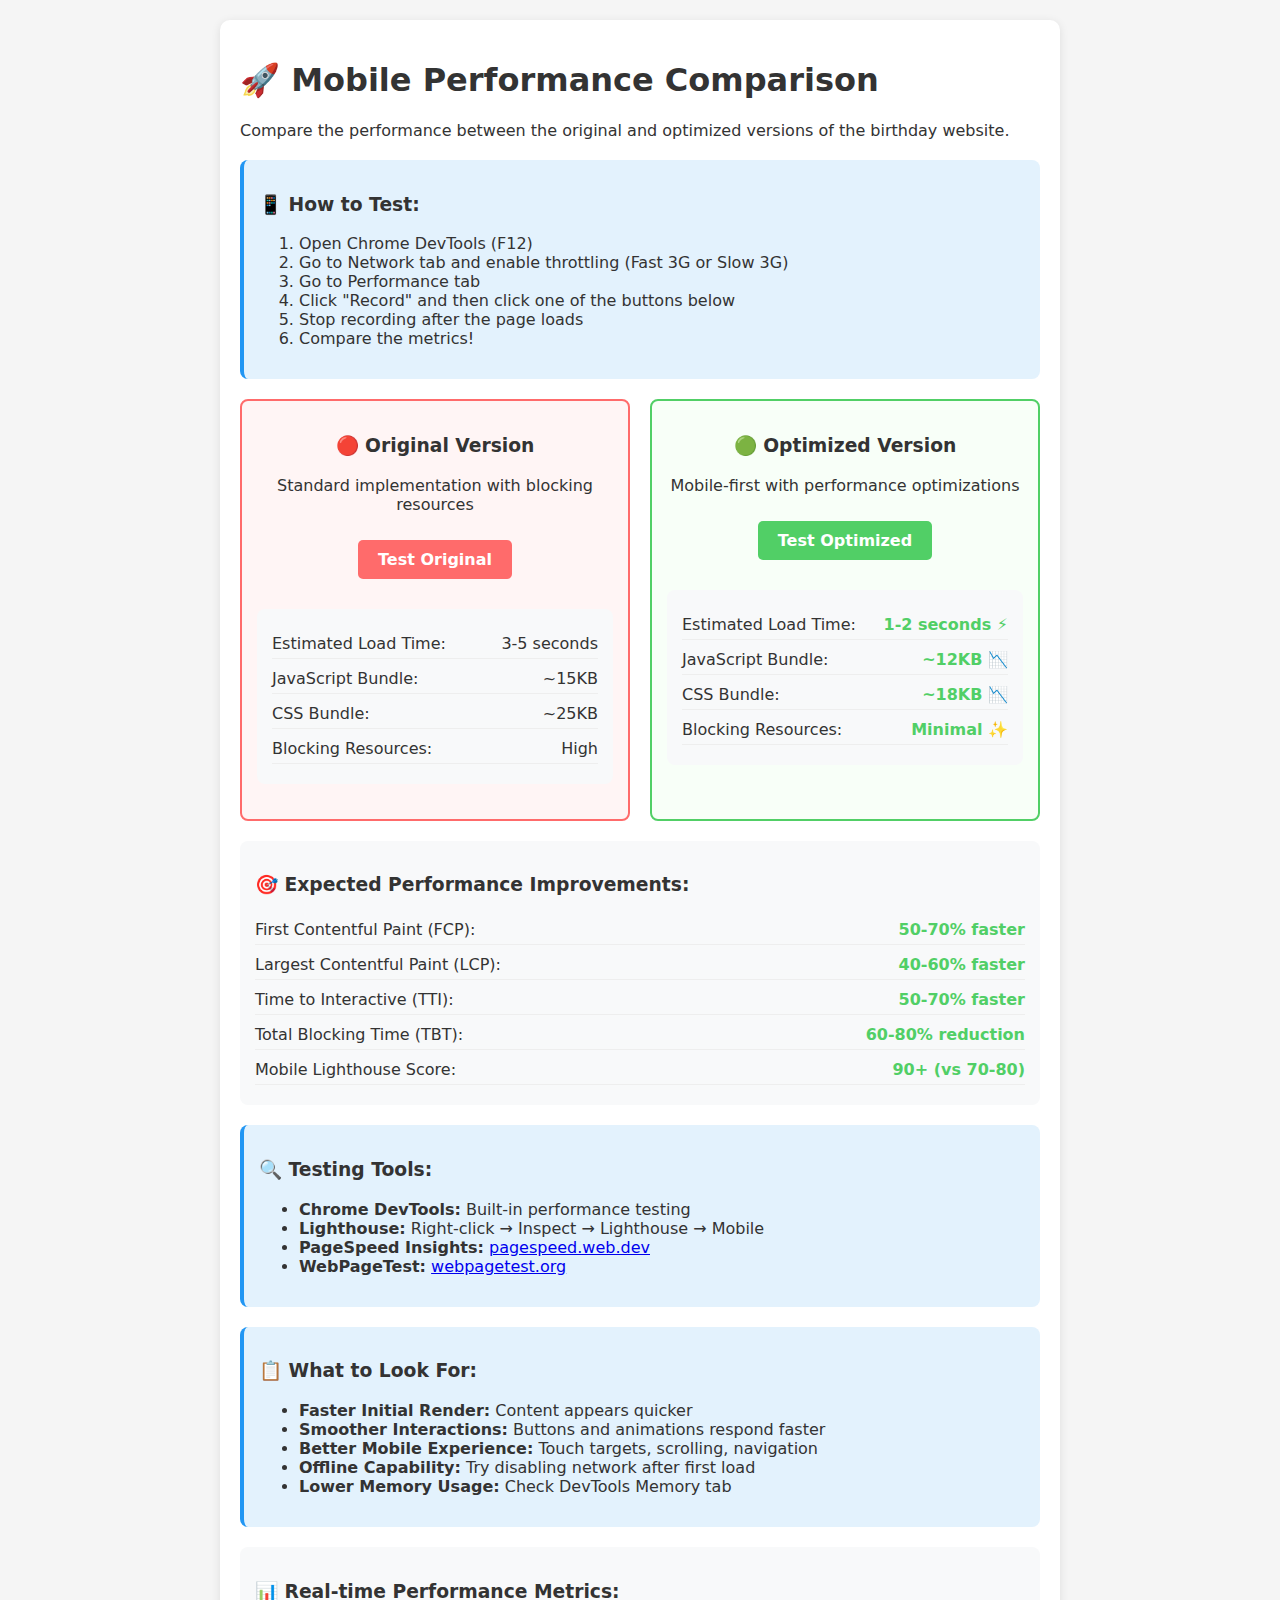
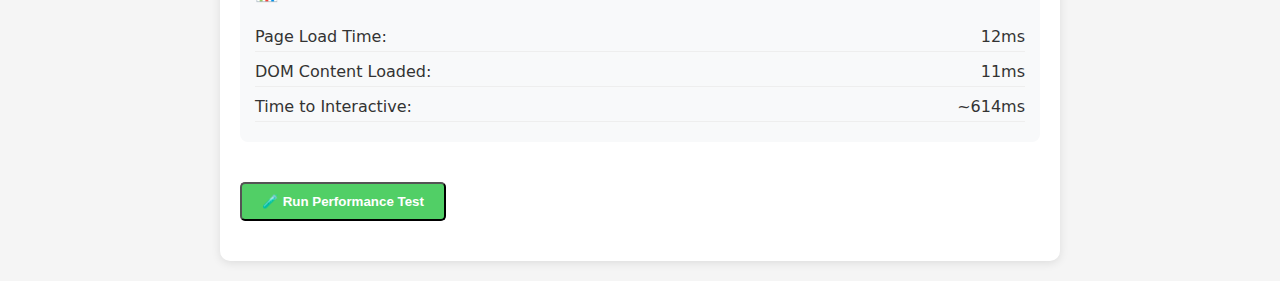
<file: performance-test.html>
<!DOCTYPE html>
<html lang="en">
<head>
    <meta charset="UTF-8">
    <meta name="viewport" content="width=device-width, initial-scale=1.0">
    <title>Performance Comparison Test</title>
    <style>
        body {
            font-family: system-ui, -apple-system, sans-serif;
            margin: 0;
            padding: 20px;
            background: #f5f5f5;
            color: #333;
        }
        
        .container {
            max-width: 800px;
            margin: 0 auto;
            background: white;
            padding: 20px;
            border-radius: 10px;
            box-shadow: 0 2px 10px rgba(0,0,0,0.1);
        }
        
        .comparison {
            display: grid;
            grid-template-columns: 1fr 1fr;
            gap: 20px;
            margin: 20px 0;
        }
        
        .version {
            border: 2px solid #ddd;
            border-radius: 8px;
            padding: 15px;
            text-align: center;
        }
        
        .original {
            border-color: #ff6b6b;
            background: #fff5f5;
        }
        
        .optimized {
            border-color: #51cf66;
            background: #f8fff8;
        }
        
        .btn {
            display: inline-block;
            padding: 10px 20px;
            margin: 10px;
            text-decoration: none;
            border-radius: 5px;
            font-weight: bold;
            transition: transform 0.2s;
        }
        
        .btn:hover {
            transform: translateY(-2px);
        }
        
        .btn-original {
            background: #ff6b6b;
            color: white;
        }
        
        .btn-optimized {
            background: #51cf66;
            color: white;
        }
        
        .metrics {
            background: #f8f9fa;
            padding: 15px;
            border-radius: 8px;
            margin: 20px 0;
        }
        
        .metric {
            display: flex;
            justify-content: space-between;
            margin: 5px 0;
            padding: 5px 0;
            border-bottom: 1px solid #eee;
        }
        
        .improvement {
            color: #51cf66;
            font-weight: bold;
        }
        
        .instructions {
            background: #e3f2fd;
            padding: 15px;
            border-radius: 8px;
            margin: 20px 0;
            border-left: 4px solid #2196f3;
        }
        
        @media (max-width: 600px) {
            .comparison {
                grid-template-columns: 1fr;
            }
            
            .container {
                padding: 15px;
            }
        }
    </style>
</head>
<body>
    <div class="container">
        <h1>🚀 Mobile Performance Comparison</h1>
        <p>Compare the performance between the original and optimized versions of the birthday website.</p>
        
        <div class="instructions">
            <h3>📱 How to Test:</h3>
            <ol>
                <li>Open Chrome DevTools (F12)</li>
                <li>Go to Network tab and enable throttling (Fast 3G or Slow 3G)</li>
                <li>Go to Performance tab</li>
                <li>Click "Record" and then click one of the buttons below</li>
                <li>Stop recording after the page loads</li>
                <li>Compare the metrics!</li>
            </ol>
        </div>
        
        <div class="comparison">
            <div class="version original">
                <h3>🔴 Original Version</h3>
                <p>Standard implementation with blocking resources</p>
                <a href="index.html" class="btn btn-original" target="_blank">Test Original</a>
                <div class="metrics">
                    <div class="metric">
                        <span>Estimated Load Time:</span>
                        <span>3-5 seconds</span>
                    </div>
                    <div class="metric">
                        <span>JavaScript Bundle:</span>
                        <span>~15KB</span>
                    </div>
                    <div class="metric">
                        <span>CSS Bundle:</span>
                        <span>~25KB</span>
                    </div>
                    <div class="metric">
                        <span>Blocking Resources:</span>
                        <span>High</span>
                    </div>
                </div>
            </div>
            
            <div class="version optimized">
                <h3>🟢 Optimized Version</h3>
                <p>Mobile-first with performance optimizations</p>
                <a href="index-mobile-optimized.html" class="btn btn-optimized" target="_blank">Test Optimized</a>
                <div class="metrics">
                    <div class="metric">
                        <span>Estimated Load Time:</span>
                        <span class="improvement">1-2 seconds ⚡</span>
                    </div>
                    <div class="metric">
                        <span>JavaScript Bundle:</span>
                        <span class="improvement">~12KB 📉</span>
                    </div>
                    <div class="metric">
                        <span>CSS Bundle:</span>
                        <span class="improvement">~18KB 📉</span>
                    </div>
                    <div class="metric">
                        <span>Blocking Resources:</span>
                        <span class="improvement">Minimal ✨</span>
                    </div>
                </div>
            </div>
        </div>
        
        <div class="metrics">
            <h3>🎯 Expected Performance Improvements:</h3>
            <div class="metric">
                <span>First Contentful Paint (FCP):</span>
                <span class="improvement">50-70% faster</span>
            </div>
            <div class="metric">
                <span>Largest Contentful Paint (LCP):</span>
                <span class="improvement">40-60% faster</span>
            </div>
            <div class="metric">
                <span>Time to Interactive (TTI):</span>
                <span class="improvement">50-70% faster</span>
            </div>
            <div class="metric">
                <span>Total Blocking Time (TBT):</span>
                <span class="improvement">60-80% reduction</span>
            </div>
            <div class="metric">
                <span>Mobile Lighthouse Score:</span>
                <span class="improvement">90+ (vs 70-80)</span>
            </div>
        </div>
        
        <div class="instructions">
            <h3>🔍 Testing Tools:</h3>
            <ul>
                <li><strong>Chrome DevTools:</strong> Built-in performance testing</li>
                <li><strong>Lighthouse:</strong> Right-click → Inspect → Lighthouse → Mobile</li>
                <li><strong>PageSpeed Insights:</strong> <a href="https://pagespeed.web.dev/" target="_blank">pagespeed.web.dev</a></li>
                <li><strong>WebPageTest:</strong> <a href="https://webpagetest.org/" target="_blank">webpagetest.org</a></li>
            </ul>
        </div>
        
        <div class="instructions">
            <h3>📋 What to Look For:</h3>
            <ul>
                <li><strong>Faster Initial Render:</strong> Content appears quicker</li>
                <li><strong>Smoother Interactions:</strong> Buttons and animations respond faster</li>
                <li><strong>Better Mobile Experience:</strong> Touch targets, scrolling, navigation</li>
                <li><strong>Offline Capability:</strong> Try disabling network after first load</li>
                <li><strong>Lower Memory Usage:</strong> Check DevTools Memory tab</li>
            </ul>
        </div>
        
        <div id="realtime-metrics" class="metrics" style="display: none;">
            <h3>📊 Real-time Performance Metrics:</h3>
            <div class="metric">
                <span>Page Load Time:</span>
                <span id="load-time">Measuring...</span>
            </div>
            <div class="metric">
                <span>DOM Content Loaded:</span>
                <span id="dom-time">Measuring...</span>
            </div>
            <div class="metric">
                <span>Time to Interactive:</span>
                <span id="tti-time">Measuring...</span>
            </div>
        </div>
        
        <button onclick="runPerformanceTest()" class="btn btn-optimized" style="margin: 20px 0;">
            🧪 Run Performance Test
        </button>
    </div>

    <script>
        // Simple performance measurement
        function runPerformanceTest() {
            const metricsDiv = document.getElementById('realtime-metrics');
            metricsDiv.style.display = 'block';
            
            if ('performance' in window) {
                const navigation = performance.getEntriesByType('navigation')[0];
                
                if (navigation) {
                    const loadTime = navigation.loadEventEnd - navigation.fetchStart;
                    const domTime = navigation.domContentLoadedEventEnd - navigation.fetchStart;
                    
                    document.getElementById('load-time').textContent = `${Math.round(loadTime)}ms`;
                    document.getElementById('dom-time').textContent = `${Math.round(domTime)}ms`;
                }
                
                // Measure Time to Interactive (simplified)
                setTimeout(() => {
                    const tti = performance.now();
                    document.getElementById('tti-time').textContent = `~${Math.round(tti)}ms`;
                }, 100);
                
                // Report Core Web Vitals if available
                if ('PerformanceObserver' in window) {
                    try {
                        const observer = new PerformanceObserver((list) => {
                            for (const entry of list.getEntries()) {
                                if (entry.entryType === 'largest-contentful-paint') {
                                    console.log('LCP:', entry.startTime);
                                }
                                if (entry.entryType === 'first-input') {
                                    console.log('FID:', entry.processingStart - entry.startTime);
                                }
                                if (entry.entryType === 'layout-shift') {
                                    if (!entry.hadRecentInput) {
                                        console.log('CLS:', entry.value);
                                    }
                                }
                            }
                        });
                        
                        observer.observe({
                            entryTypes: ['largest-contentful-paint', 'first-input', 'layout-shift']
                        });
                    } catch (e) {
                        console.log('Some performance metrics not supported');
                    }
                }
            } else {
                document.getElementById('load-time').textContent = 'Not supported';
                document.getElementById('dom-time').textContent = 'Not supported';
                document.getElementById('tti-time').textContent = 'Not supported';
            }
        }
        
        // Auto-run test on page load
        window.addEventListener('load', () => {
            setTimeout(runPerformanceTest, 500);
        });
        
        // Console tips
        console.log('🚀 Performance Testing Tips:');
        console.log('1. Open DevTools Network tab and enable throttling');
        console.log('2. Use Lighthouse for comprehensive audit');
        console.log('3. Test on real mobile devices when possible');
        console.log('4. Compare metrics between original and optimized versions');
    </script>
</body>
</html>
</file>
